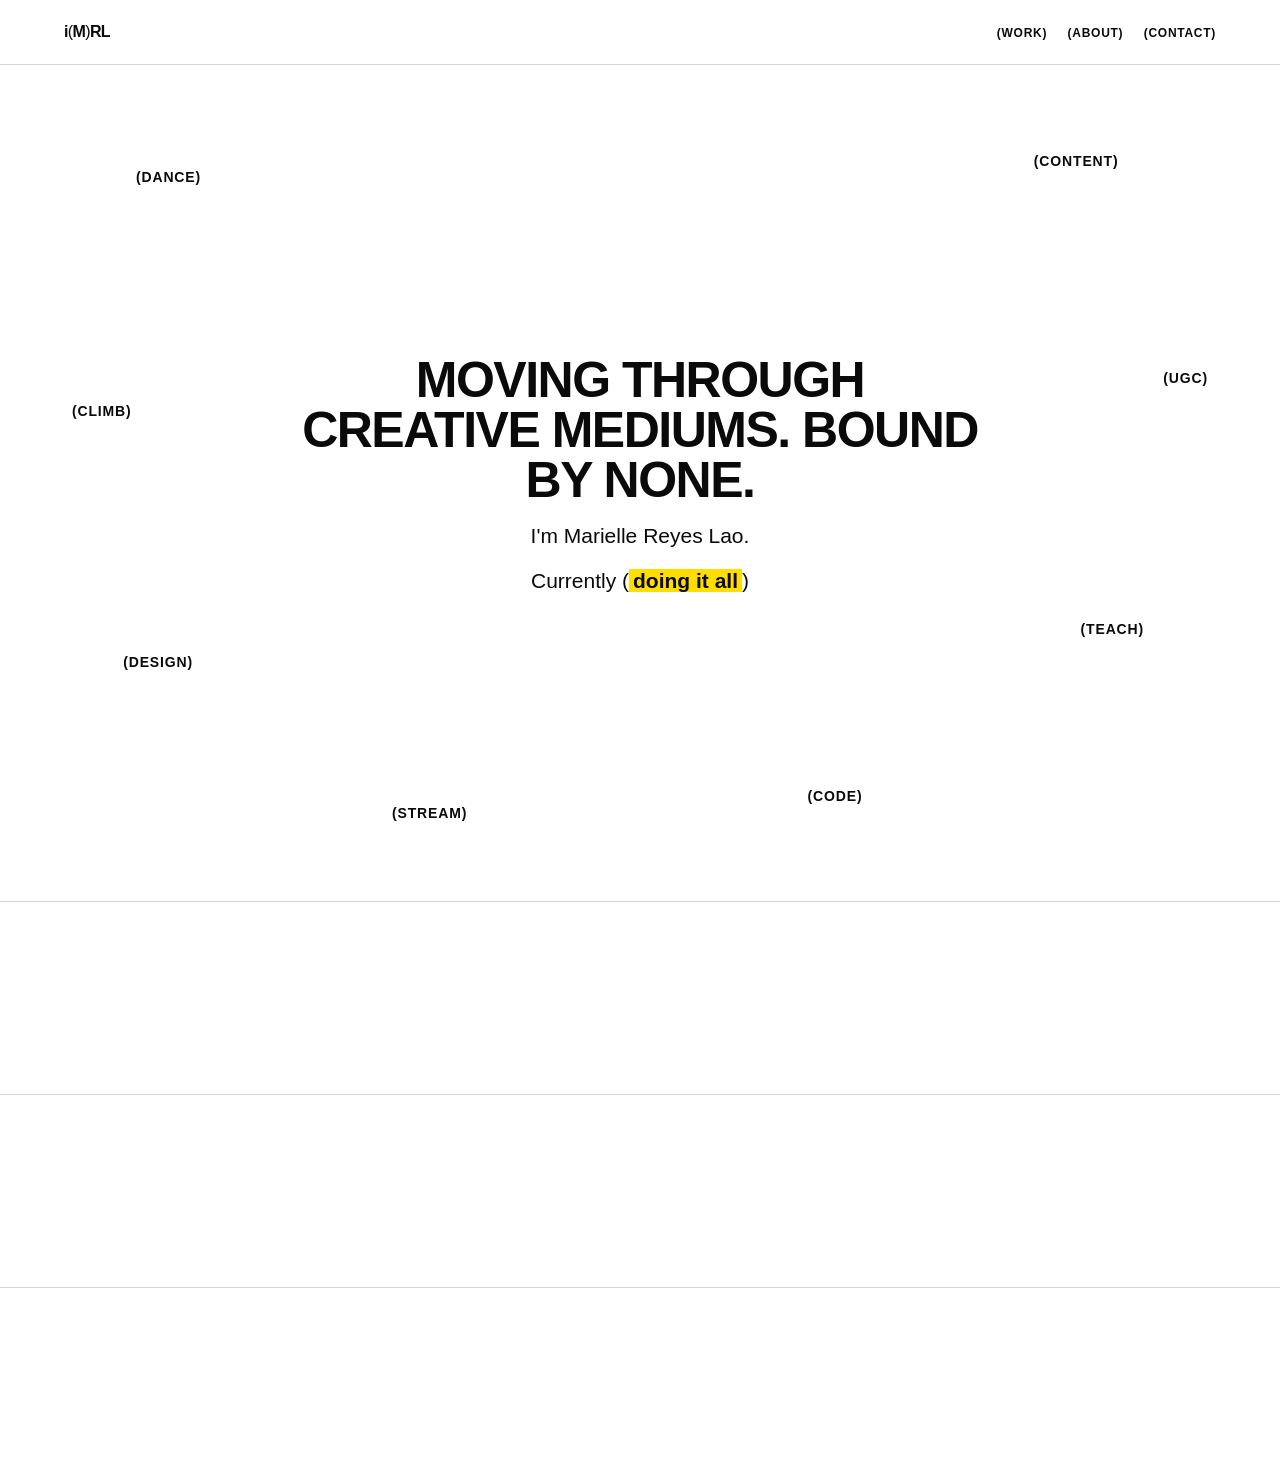
<file: index.html>
<!doctype html>
<html lang="en">
  <head>
    <meta charset="UTF-8" />
    <meta name="viewport" content="width=device-width, initial-scale=1" />
    <title>Marielle Reyes Lao | Portfolio</title>
    <link rel="stylesheet" href="css/styles.css" />
  </head>
  <body>
    <header>
      <div class="container">
        <a class="logo" href="index.html">i<span>(</span>M<span>)</span>RL</a>
        <div class="menu">
          <a href="index.html#work">(Work)</a>
          <a href="index.html#about">(About)</a>
          <a href="index.html#contact">(Contact)</a>
        </div>
      </div>
    </header>

    <!-- HERO // -->
    <!-- grey background is a placeholder for the video -->
    <section class="hero">
      <div class="hero-text">
        <h1>Moving through creative mediums. Bound by none.</h1>
        <p class="big-text">I'm Marielle Reyes Lao.</p>
        <p class="big-text">
          Currently
          <span class="slot"
            >(<b id="current" class="highlight" aria-live="polite"
              >doing it all</b
            >)</span
          >
        </p>
      </div>

      <div class="hero-words">
        <button
          class="hero-word"
          data-doing="dancing @ Imagine One Dance Studios"
          style="top: 12%; left: 10%"
        >
          (Dance)
        </button>
        <button
          class="hero-word"
          data-doing="climbing V3s @ HIVE"
          style="top: 40%; left: 5%"
        >
          (Climb)
        </button>
        <button
          class="hero-word"
          data-doing="a design coord @ Imagine One Dance Studios"
          style="top: 70%; left: 9%"
        >
          (Design)
        </button>
        <button
          class="hero-word"
          data-doing="streaming on Twitch.tv/mariellerl"
          style="top: 88%; left: 30%"
        >
          (Stream)
        </button>
        <button
          class="hero-word"
          data-doing="making content for my personal brand"
          style="top: 10%; right: 12%"
        >
          (Content)
        </button>
        <button
          class="hero-word"
          data-doing="filming UGC for brands like"
          style="top: 36%; right: 5%"
        >
          (UGC)
        </button>
        <button
          class="hero-word"
          data-doing="teaching coding & AI workshop w/ UTG Academy"
          style="top: 66%; right: 10%"
        >
          (Teach)
        </button>
        <button
          class="hero-word"
          data-doing="coding games, systems, and websites"
          style="top: 86%; right: 32%"
        >
          (Code)
        </button>
      </div>
    </section>
    <!-- // HERO -->

    <!-- WORKS -->
    <section id="works"></section>
    <!-- WORKS -->

    <!-- ABOUT -->
    <section id="about"></section>
    <!-- ABOUT -->

    <!-- CONTACT -->
    <section id="contact"></section>
    <!-- CONTACT -->

    <script src="js/hero.js"></script>
  </body>
</html>
</file>
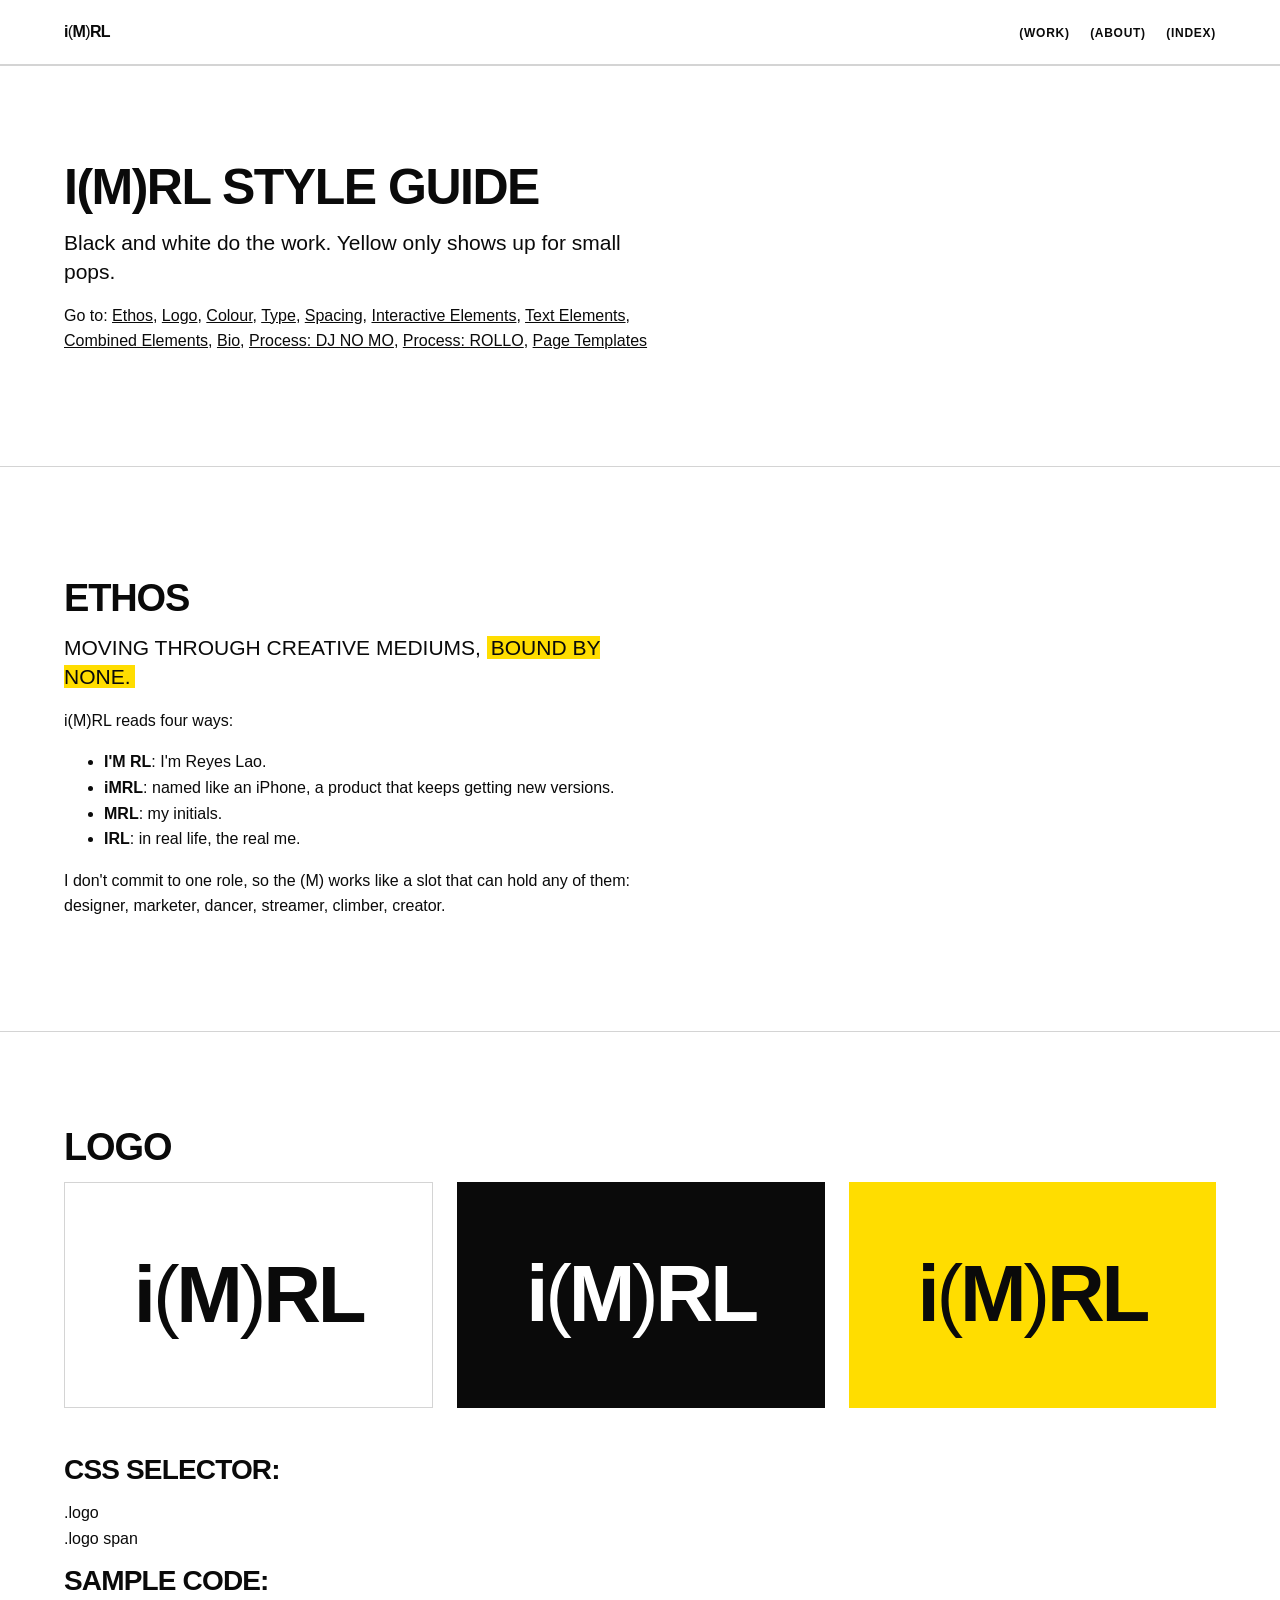
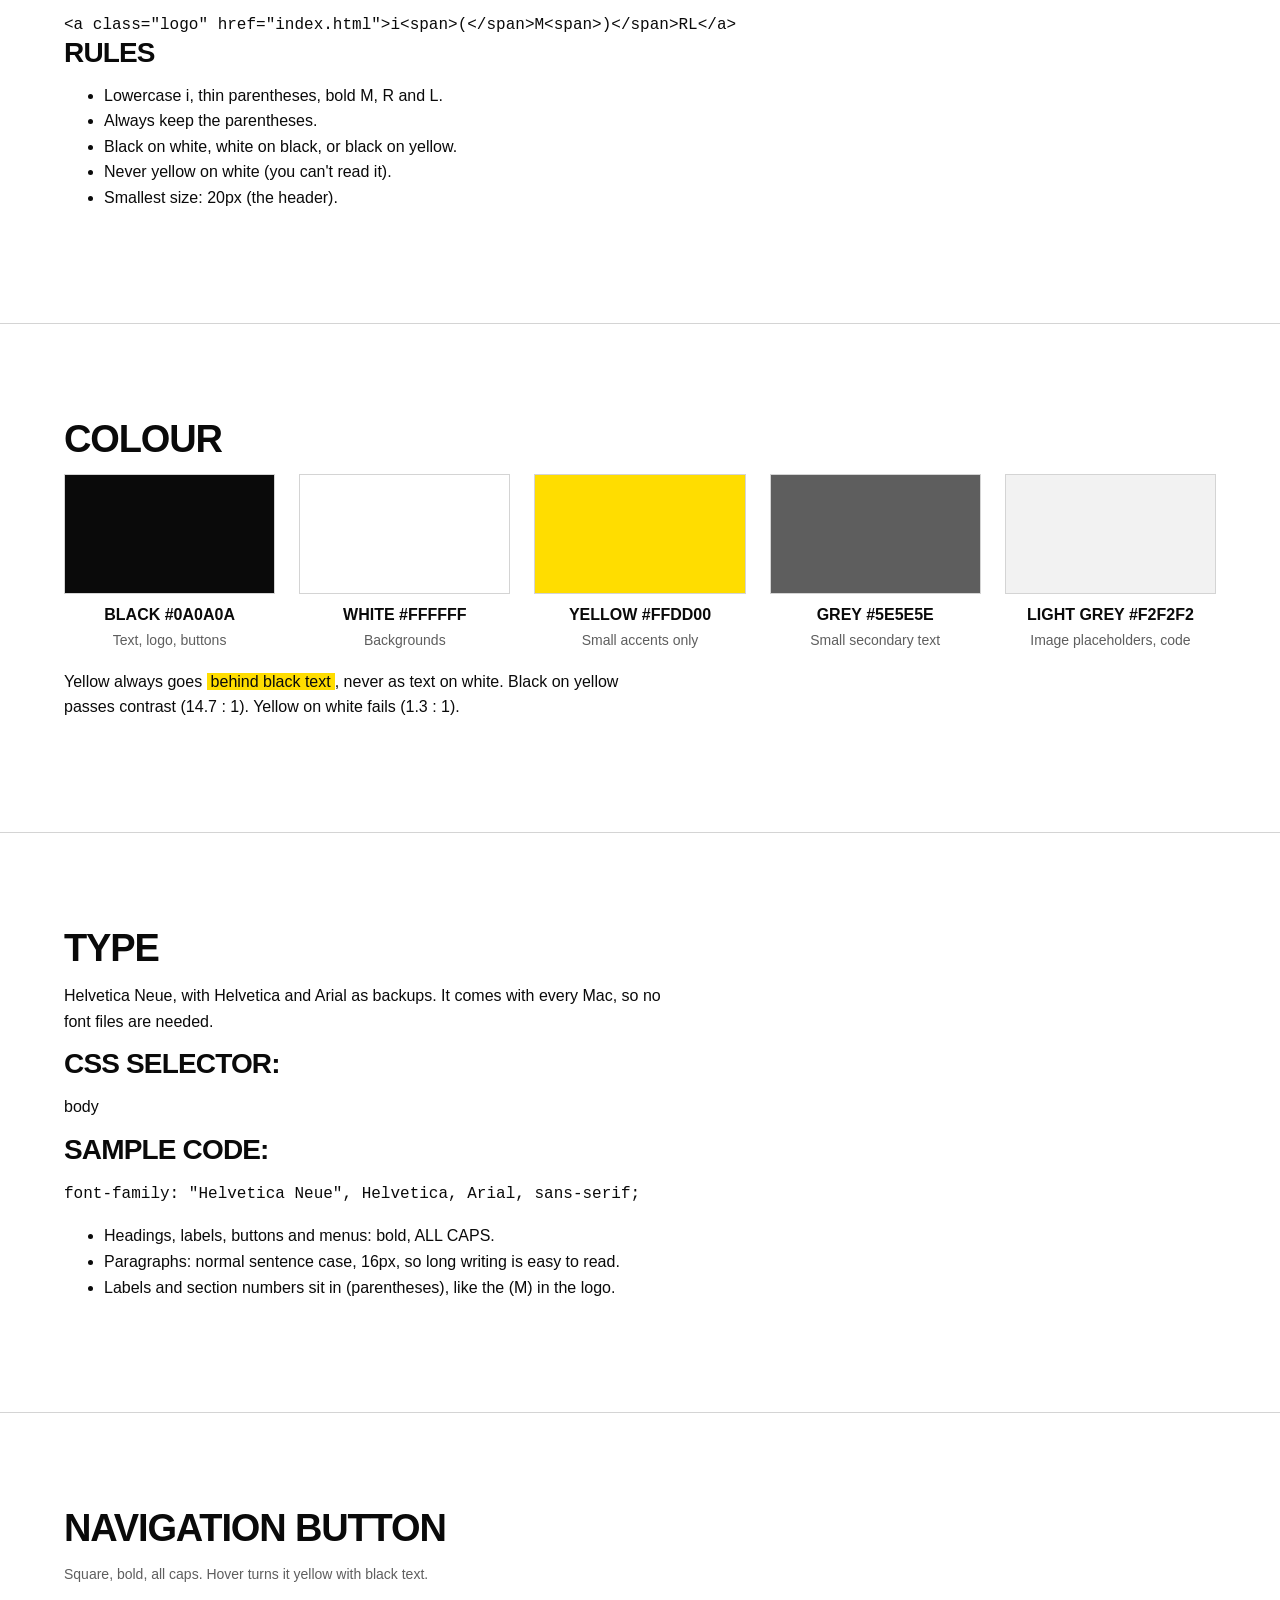
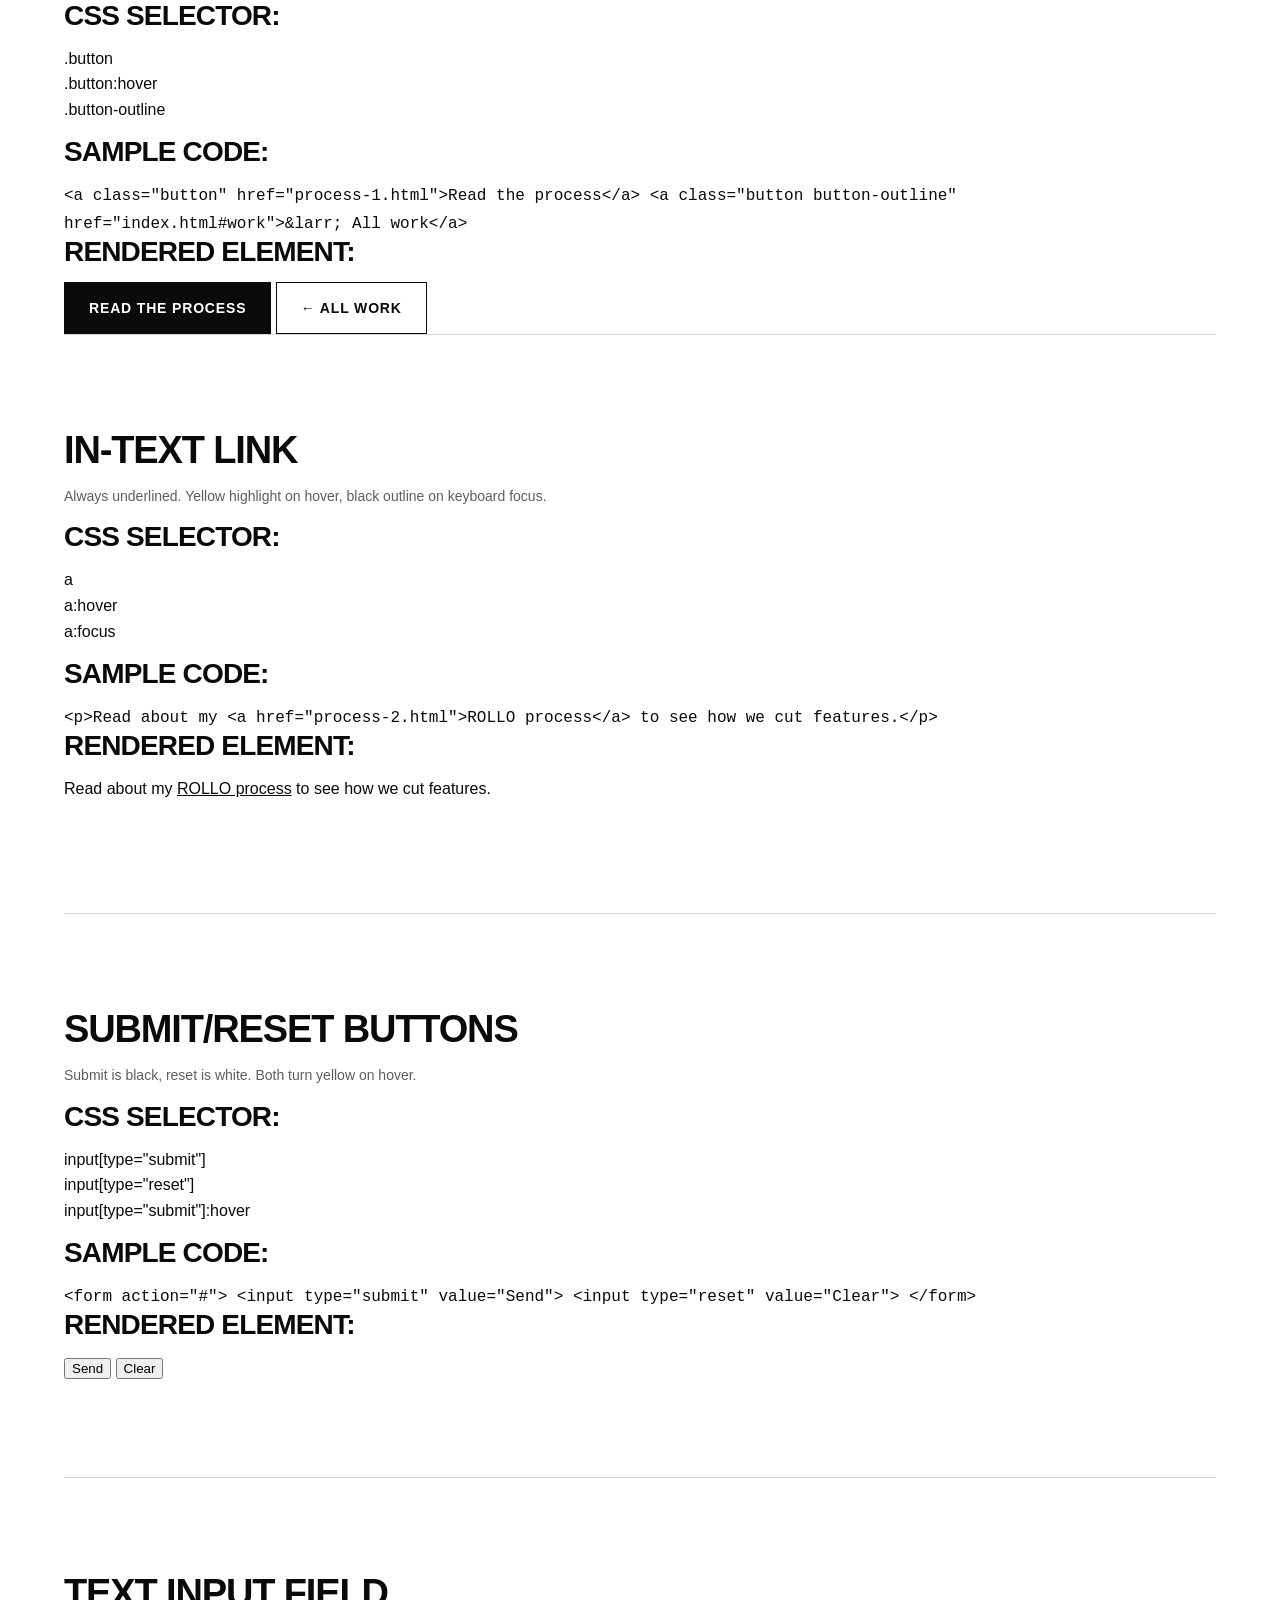
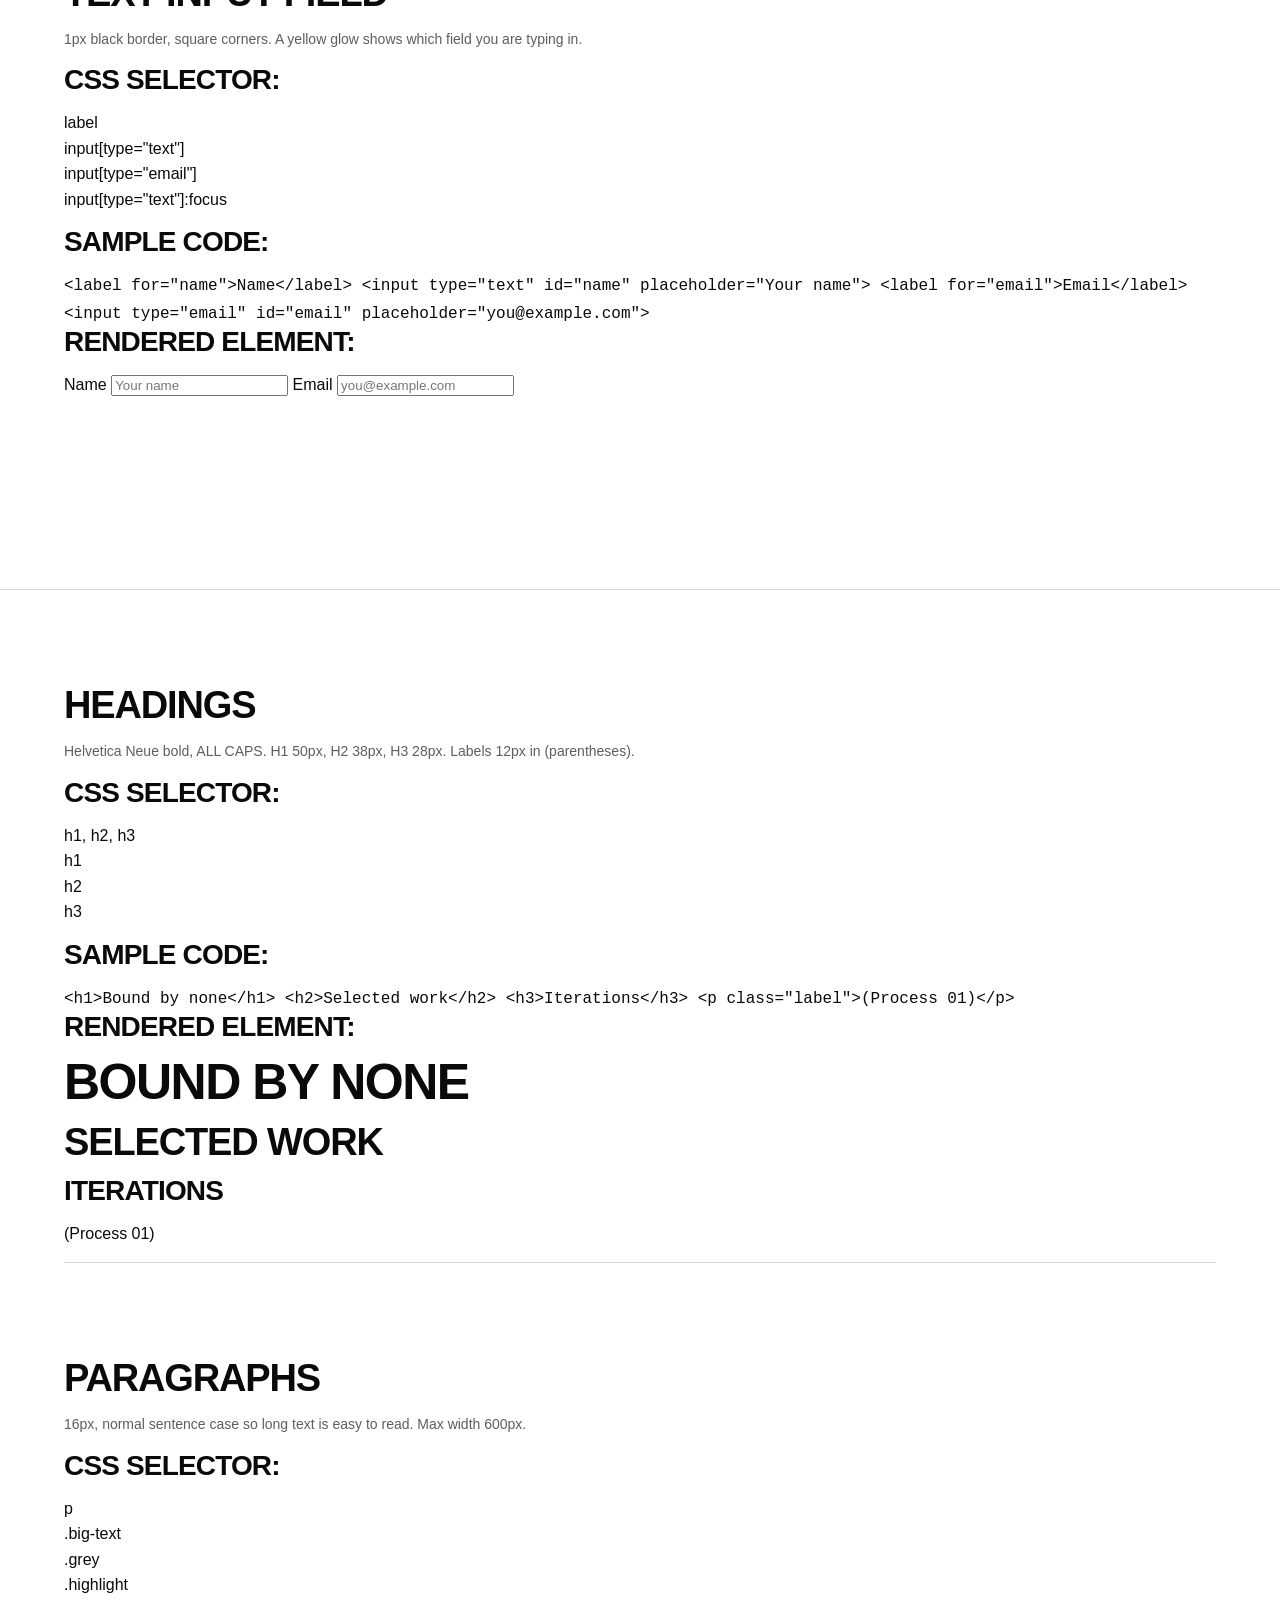
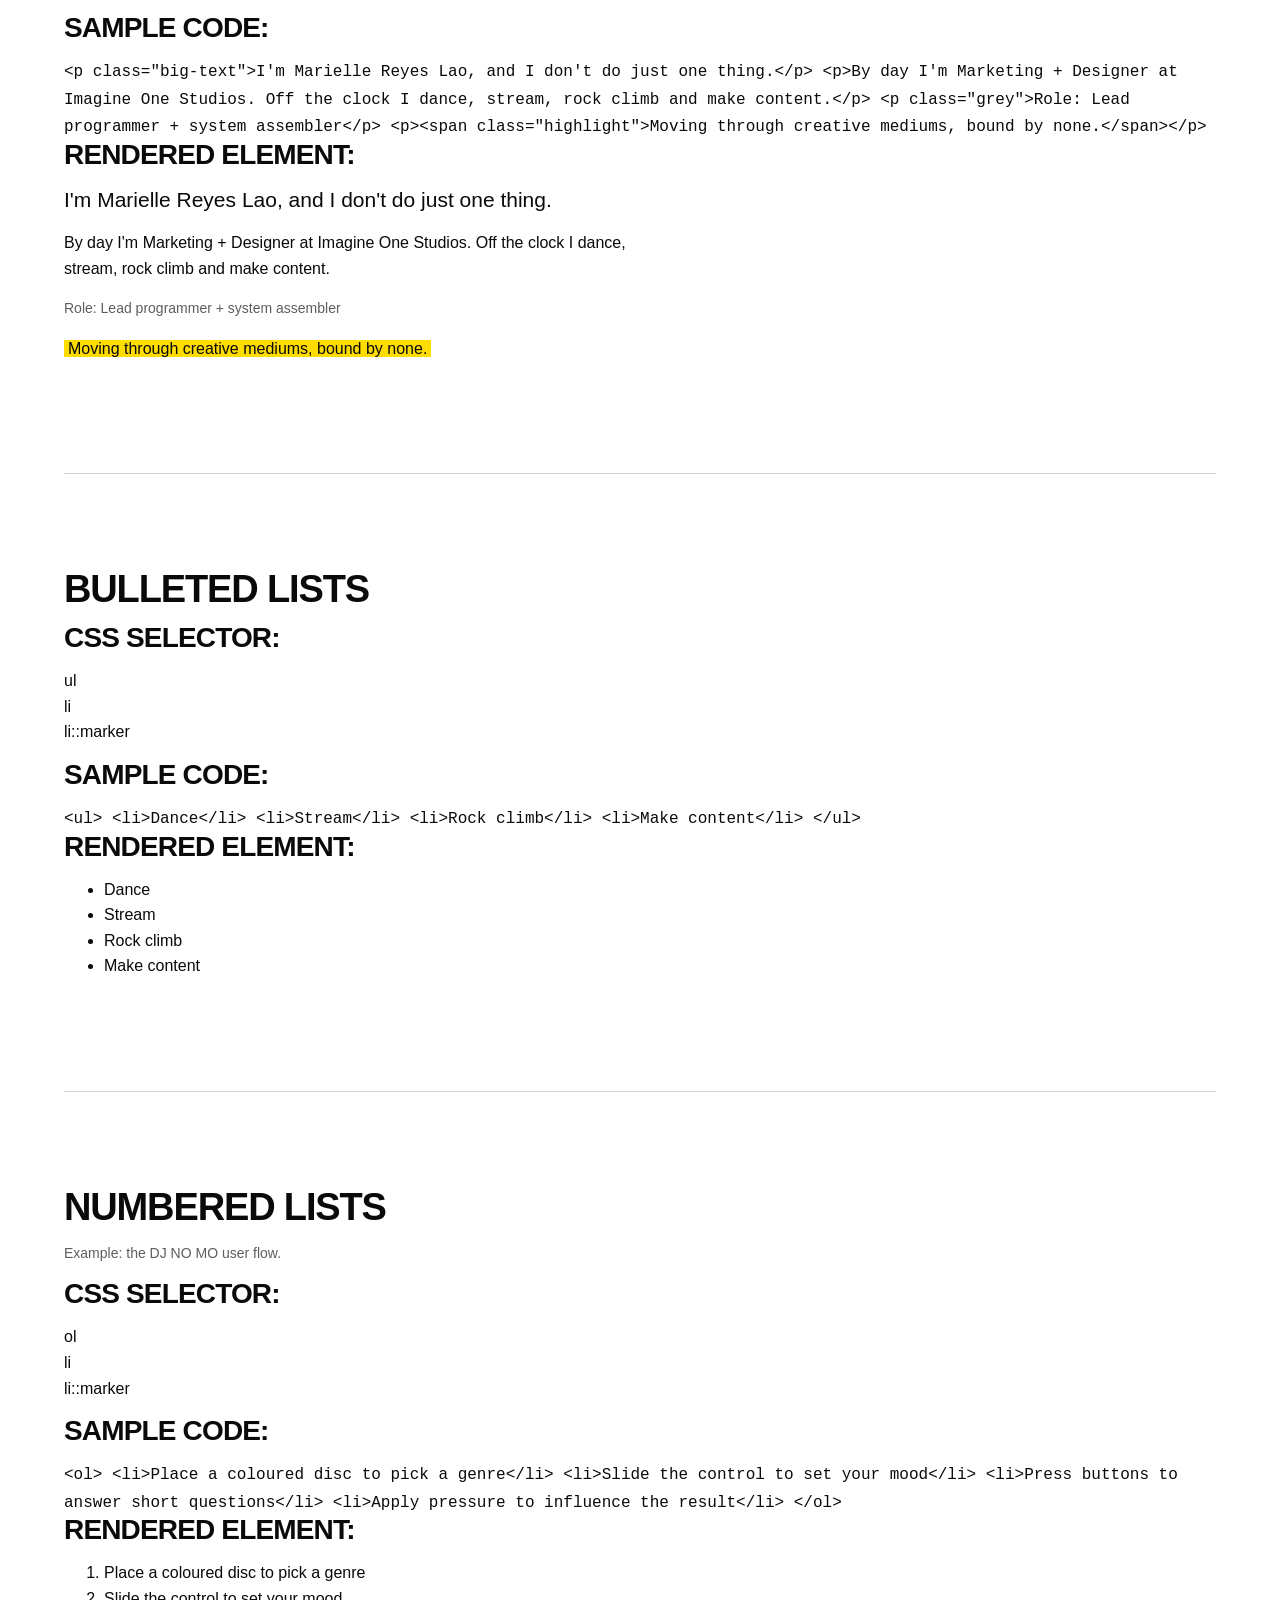
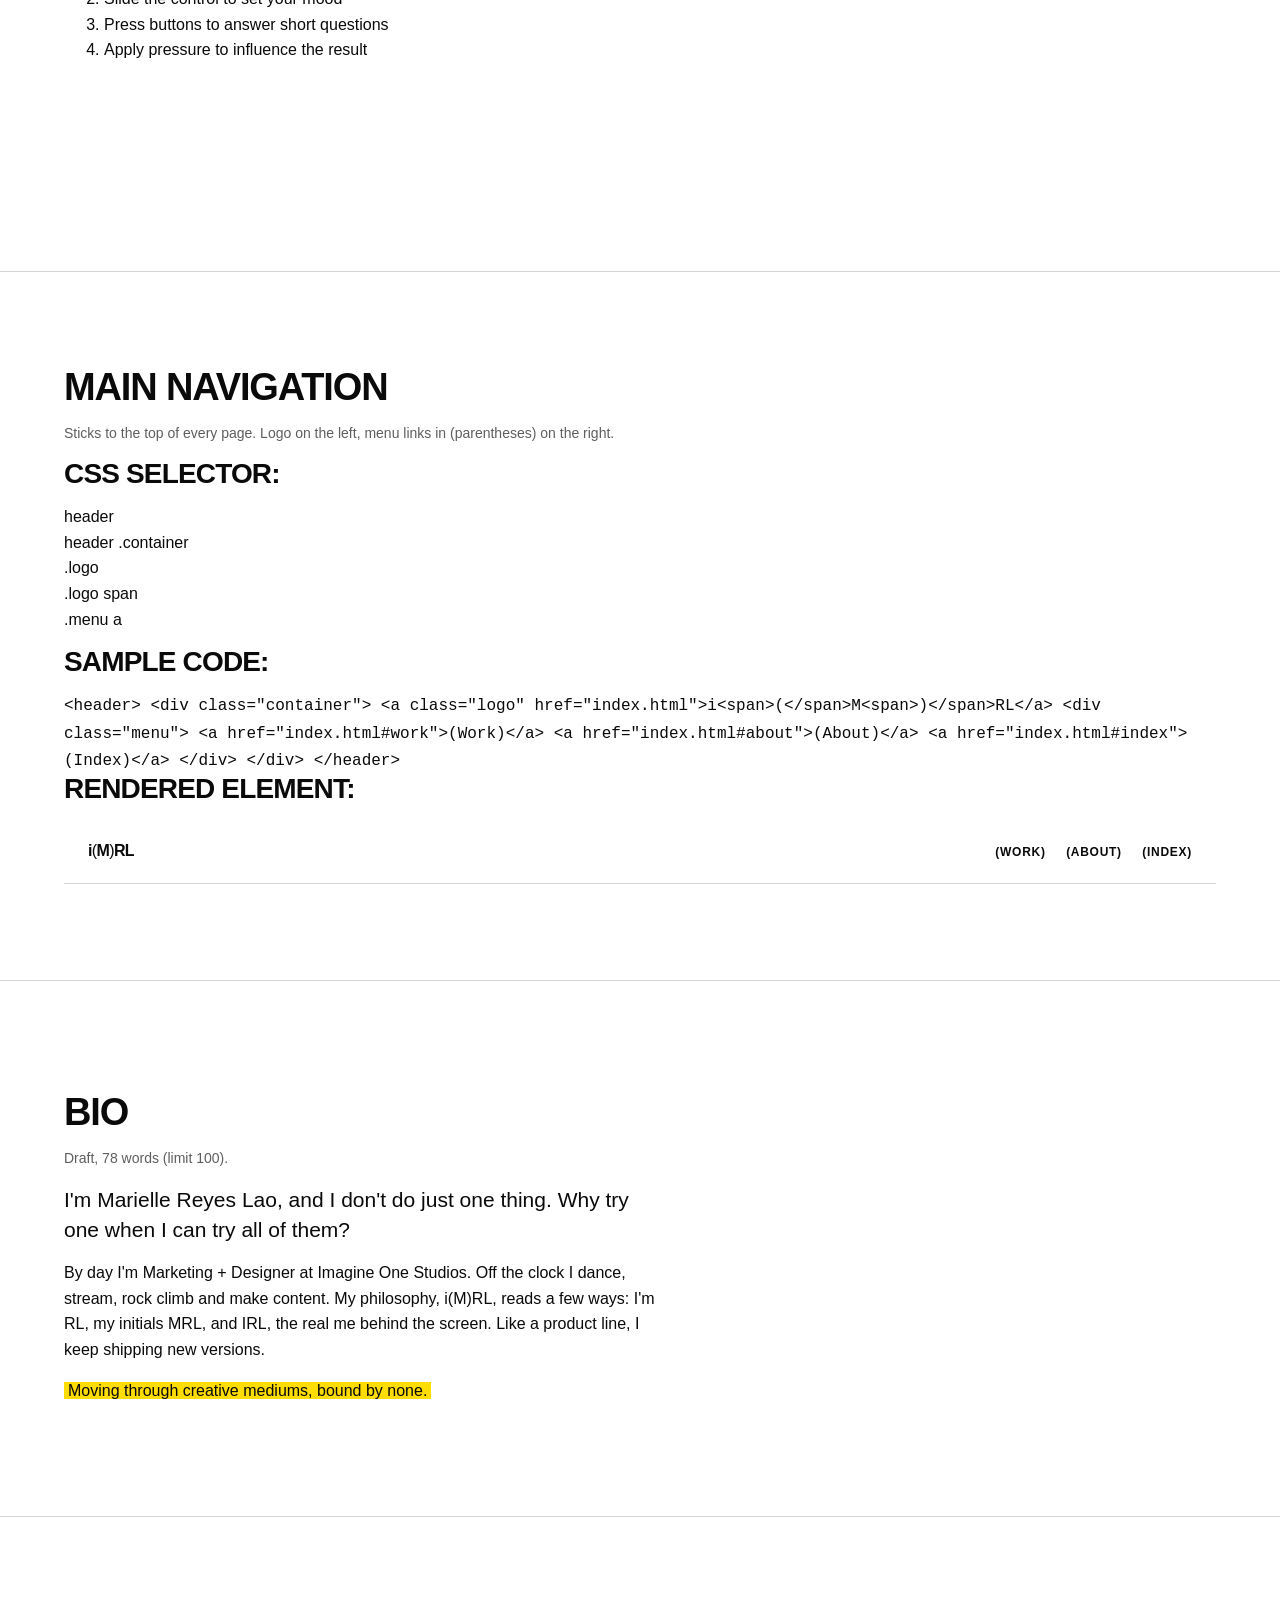
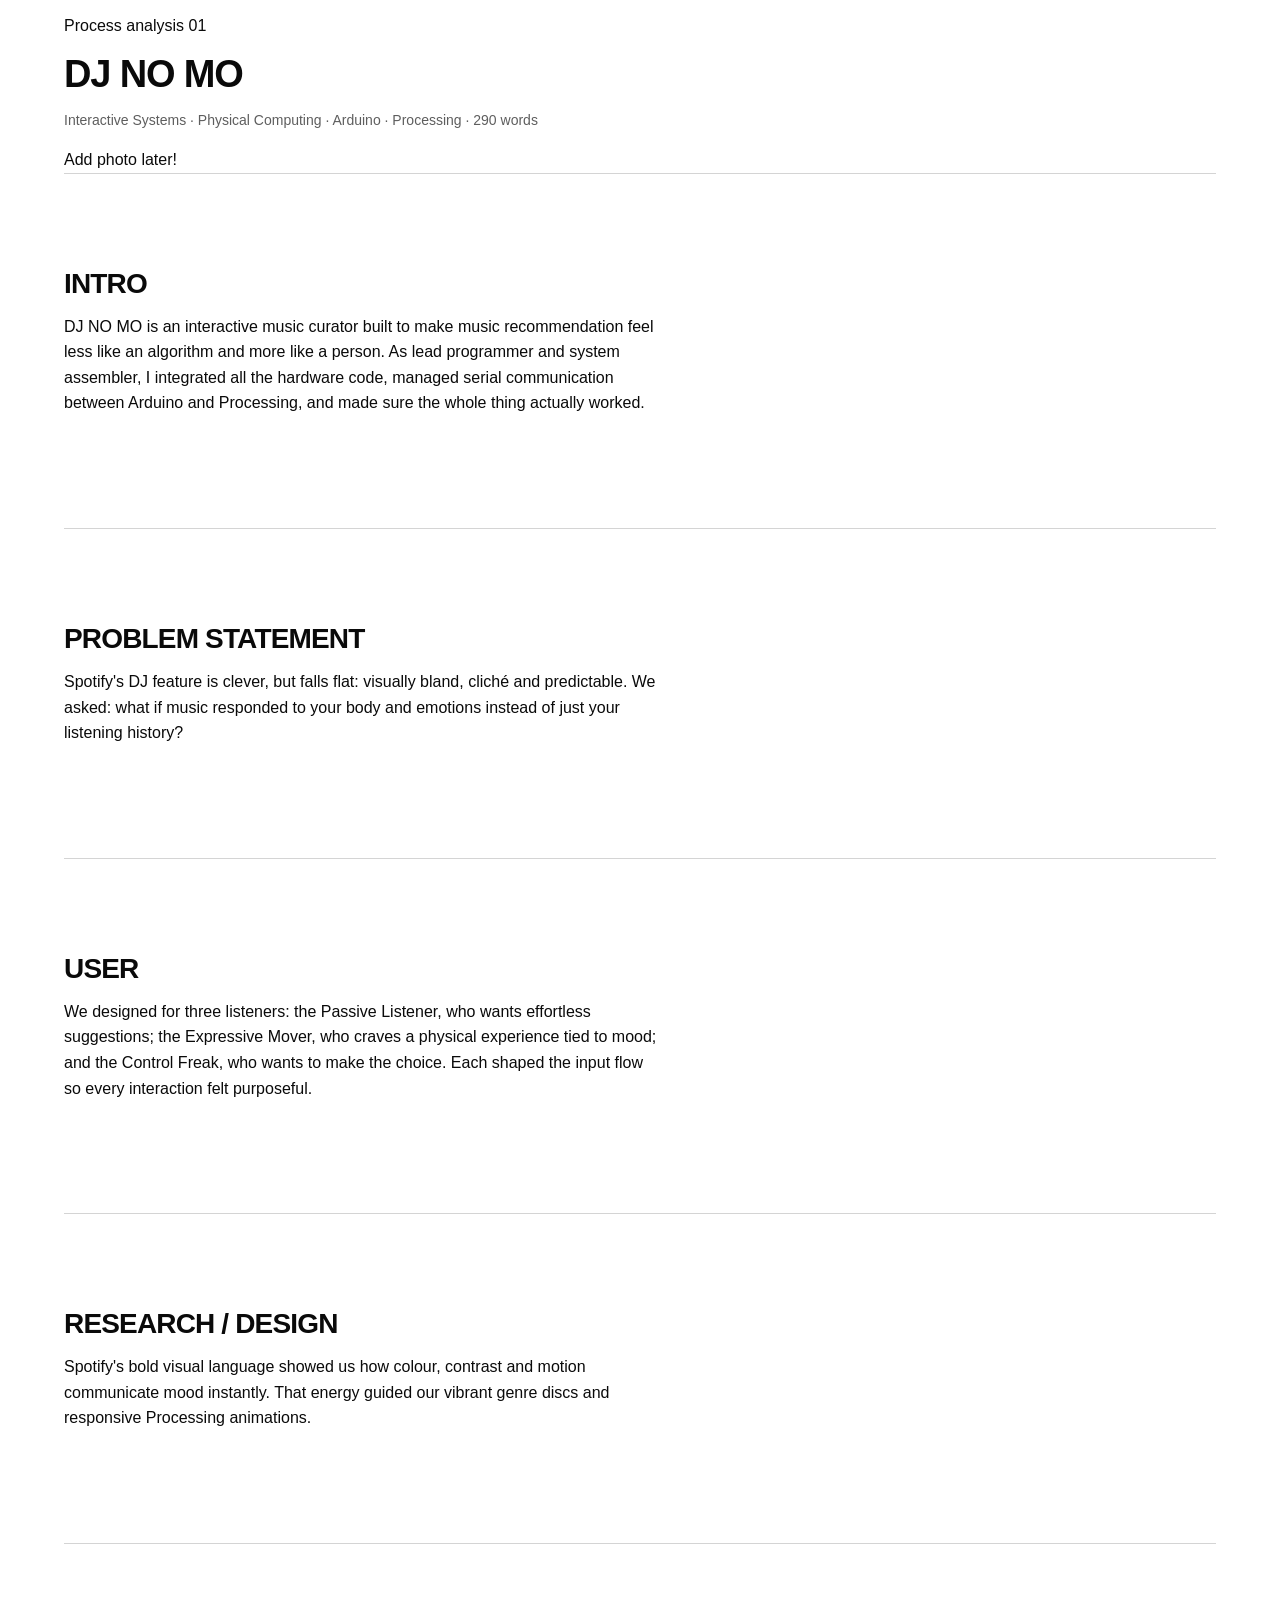
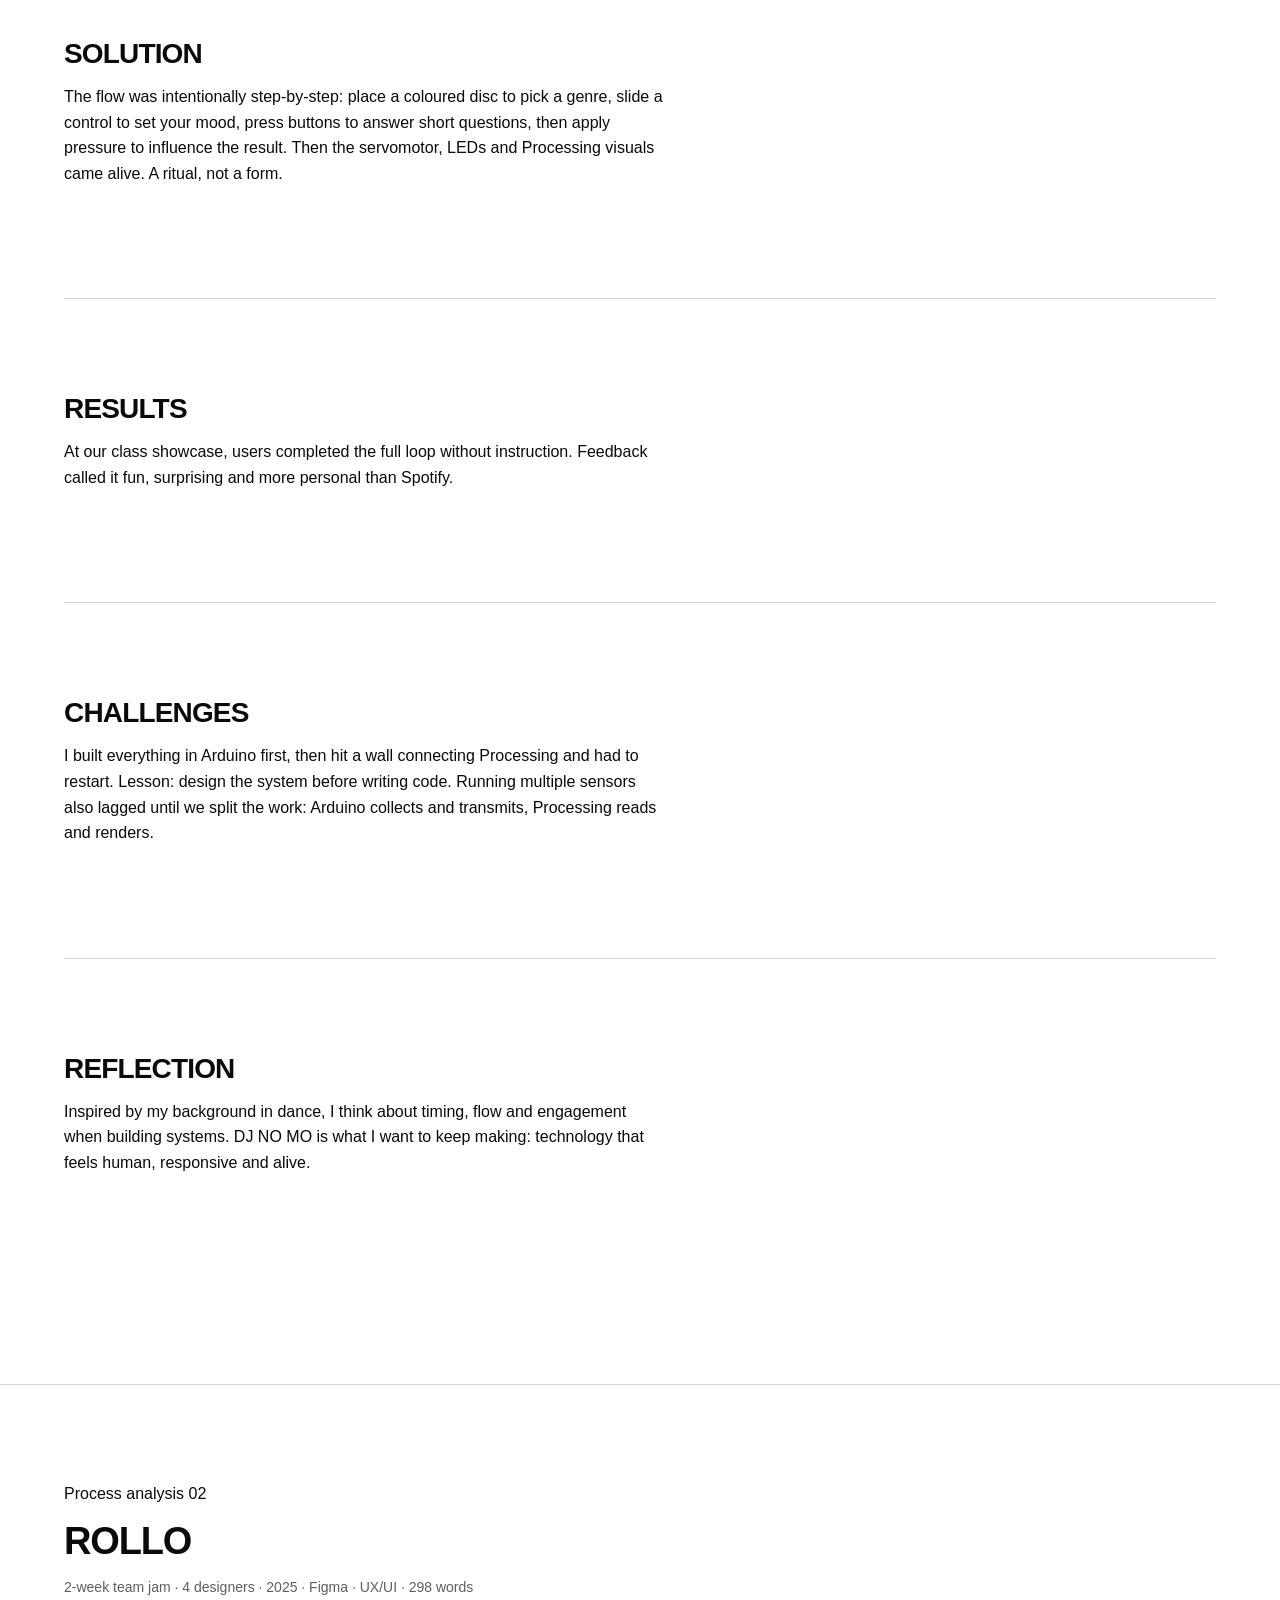
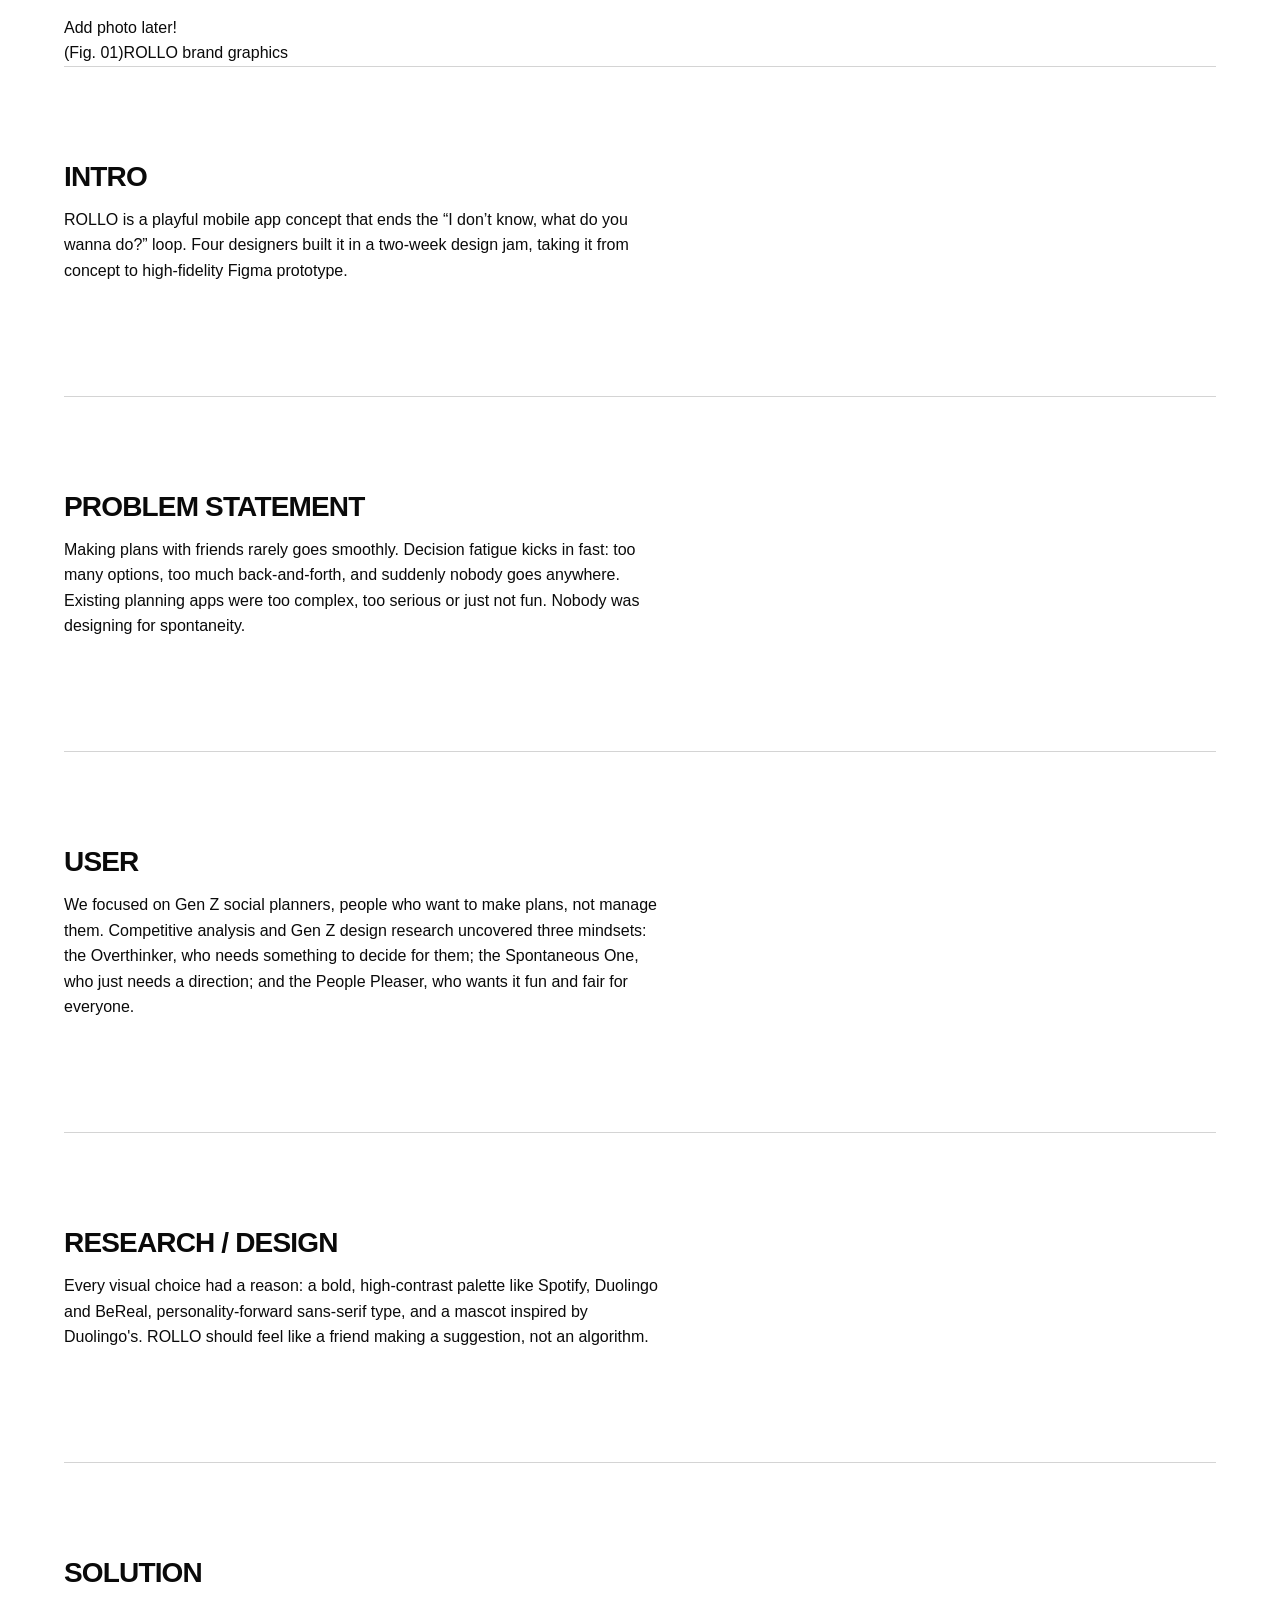
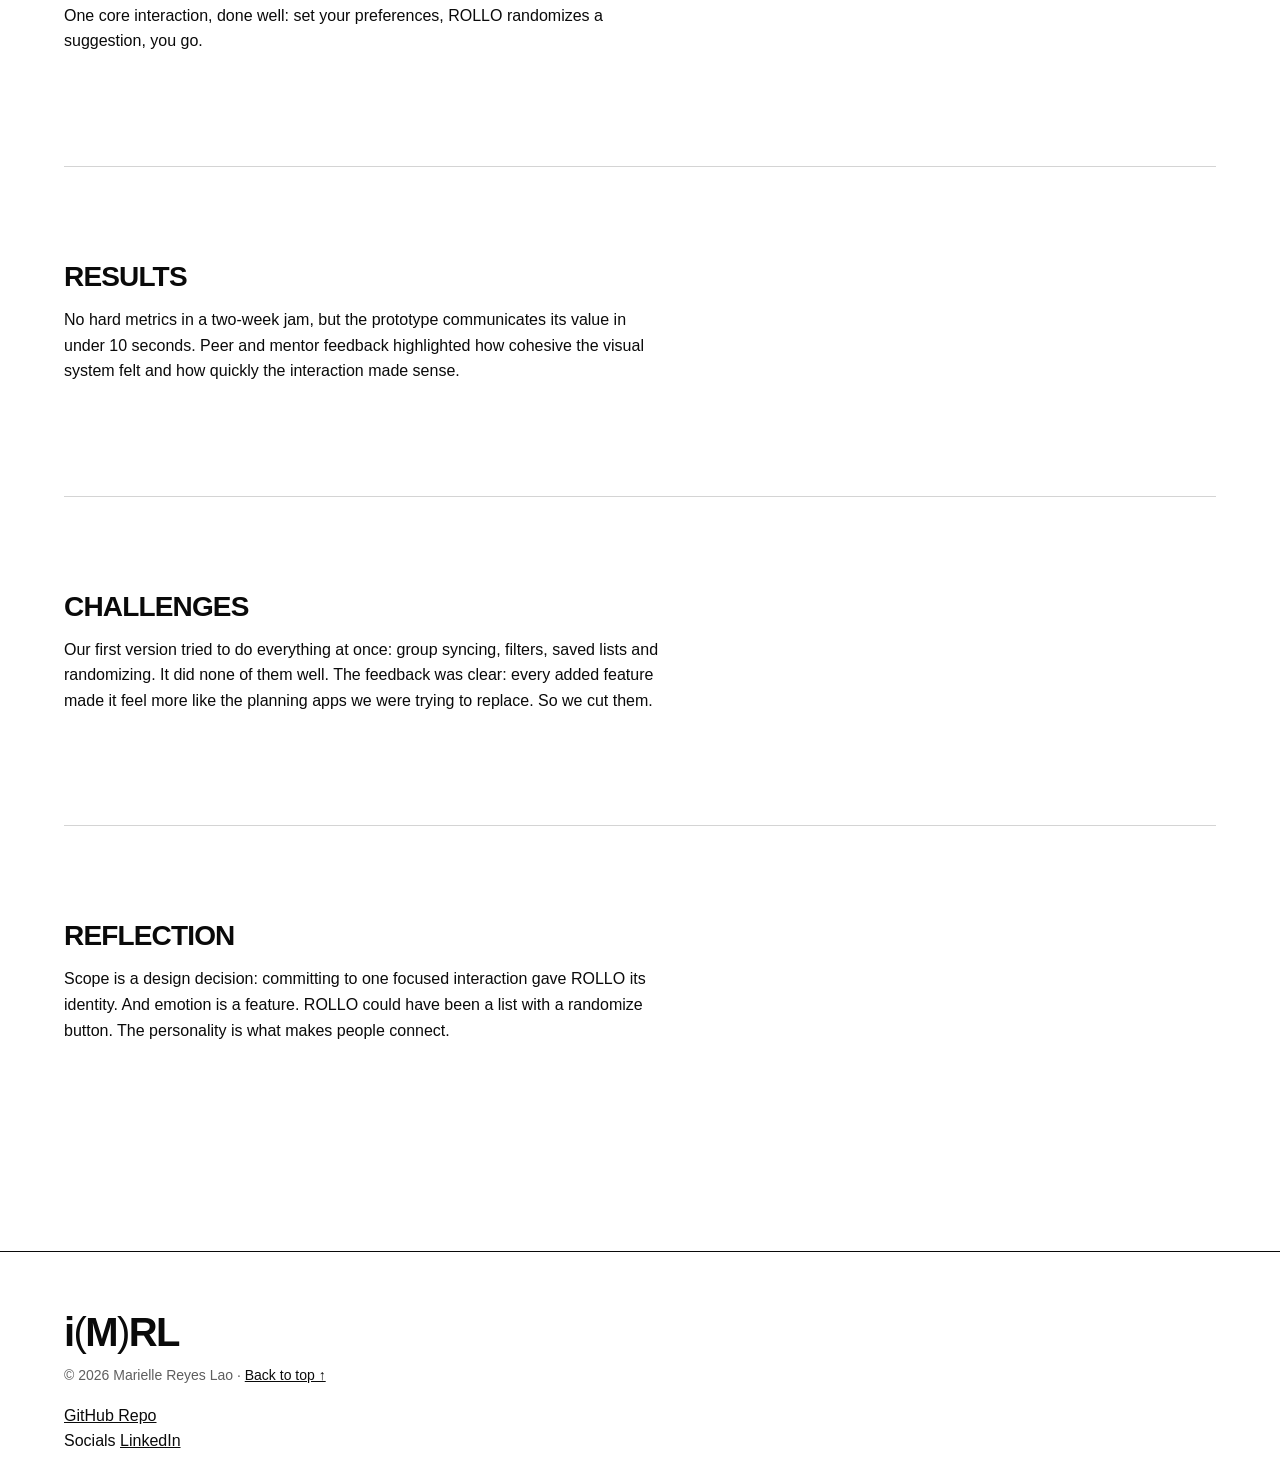
<file: styleguide.html>
<!doctype html>
<html lang="en">
  <head>
    <meta charset="UTF-8" />
    <meta name="viewport" content="width=device-width, initial-scale=1" />
    <title>Style Guide | i(M)RL</title>
    <link rel="stylesheet" href="css/styles.css" />
  </head>
  <body>
    <header>
      <div class="container">
        <a class="logo" href="index.html">i<span>(</span>M<span>)</span>RL</a>
        <div class="menu">
          <a href="index.html#work">(Work)</a>
          <a href="index.html#about">(About)</a>
          <a href="index.html#index">(Index)</a>
        </div>
      </div>
    </header>
    <section>
    <div class="container">
      <h1>i(M)RL Style Guide</h1>
      <p class="big-text">
        Black and white do the work. Yellow only shows up for small pops.
      </p>

      <nav>
        <p>
          Go to:
          <a href="#ethos">Ethos</a>, <a href="#logo">Logo</a>,
          <a href="#colour">Colour</a>, <a href="#type">Type</a>,
          <a href="#spacing">Spacing</a>,
          <a href="#interactive_elements">Interactive Elements</a>,
          <a href="#text_elements">Text Elements</a>,
          <a href="#combined_elements">Combined Elements</a>,
          <a href="#bio">Bio</a>, <a href="#process_1">Process: DJ NO MO</a>,
          <a href="#process_2">Process: ROLLO</a>,
          <a href="#templates">Page Templates</a>
        </p>
      </nav>
    </div>
    </section>

    <!-- ETHOS // -->
    <section id="ethos">
      <div class="container">
        <p class="label"></p>
        <h2>Ethos</h2>
        <p class="big-text">
          MOVING THROUGH CREATIVE MEDIUMS,
          <span class="highlight">BOUND BY NONE.</span>
        </p>
        <p>i(M)RL reads four ways:</p>
        <ul>
          <li><b>I'M RL</b>: I'm Reyes Lao.</li>
          <li>
            <b>iMRL</b>: named like an iPhone, a product that keeps getting new
            versions.
          </li>
          <li><b>MRL</b>: my initials.</li>
          <li><b>IRL</b>: in real life, the real me.</li>
        </ul>
        <p>
          I don't commit to one role, so the (M) works like a slot that can hold
          any of them: designer, marketer, dancer, streamer, climber, creator.
        </p>
      </div>
    </section>

    <!-- LOGO // -->
    <section id="logo">
      <div class="container">
        <h2>Logo</h2>

        <div class="row">
          <div class="col" style="border: 1px solid #d4d4d4; padding: 48px">
            <div class="logo" style="font-size: 80px">
              i<span>(</span>M<span>)</span>RL
            </div>
          </div>
          <div class="col" style="background: #0a0a0a; padding: 48px">
            <div class="logo" style="font-size: 80px; color: #ffffff">
              i<span>(</span>M<span>)</span>RL
            </div>
          </div>
          <div class="col" style="background: #ffdd00; padding: 48px">
            <div class="logo" style="font-size: 80px">
              i<span>(</span>M<span>)</span>RL
            </div>
          </div>
        </div>

        <h3 style="margin-top: 48px">CSS selector:</h3>
        <p>
          <span class="selector">.logo</span><br /><span class="selector"
            >.logo span</span
          >
        </p>
        <h3>Sample code:</h3>
        <code
          >&lt;a class="logo"
          href="index.html"&gt;i&lt;span&gt;(&lt;/span&gt;M&lt;span&gt;)&lt;/span&gt;RL&lt;/a&gt;</code
        >

        <h3>Rules</h3>
        <ul>
          <li>Lowercase i, thin parentheses, bold M, R and L.</li>
          <li>Always keep the parentheses.</li>
          <li>Black on white, white on black, or black on yellow.</li>
          <li>Never yellow on white (you can't read it).</li>
          <li>Smallest size: 20px (the header).</li>
        </ul>
      </div>
    </section>

    <!-- COLOUR // -->
    <section id="colour">
      <div class="container">
        <h2>Colour</h2>

        <div class="row">
          <div class="col">
            <div class="swatch" style="background: #0a0a0a"></div>
            <p>
              <b>BLACK #0A0A0A</b><br /><span class="grey"
                >Text, logo, buttons</span
              >
            </p>
          </div>
          <div class="col">
            <div class="swatch" style="background: #ffffff"></div>
            <p>
              <b>WHITE #FFFFFF</b><br /><span class="grey">Backgrounds</span>
            </p>
          </div>
          <div class="col">
            <div class="swatch" style="background: #ffdd00"></div>
            <p>
              <b>YELLOW #FFDD00</b><br /><span class="grey"
                >Small accents only</span
              >
            </p>
          </div>
          <div class="col">
            <div class="swatch" style="background: #5e5e5e"></div>
            <p>
              <b>GREY #5E5E5E</b><br /><span class="grey"
                >Small secondary text</span
              >
            </p>
          </div>
          <div class="col">
            <div class="swatch" style="background: #f2f2f2"></div>
            <p>
              <b>LIGHT GREY #F2F2F2</b><br /><span class="grey"
                >Image placeholders, code</span
              >
            </p>
          </div>
        </div>

        <p>
          Yellow always goes <span class="highlight">behind black text</span>,
          never as text on white. Black on yellow passes contrast (14.7 : 1).
          Yellow on white fails (1.3 : 1).
        </p>
      </div>
    </section>

    <!-- TYPE // -->
    <section id="type">
      <div class="container">
        <h2>Type</h2>
        <p>
          Helvetica Neue, with Helvetica and Arial as backups. It comes with
          every Mac, so no font files are needed.
        </p>

        <h3>CSS selector:</h3>
        <p><span class="selector">body</span></p>
        <h3>Sample code:</h3>
        <code
          >font-family: "Helvetica Neue", Helvetica, Arial, sans-serif;</code
        >

        <ul>
          <li>Headings, labels, buttons and menus: bold, ALL CAPS.</li>
          <li>
            Paragraphs: normal sentence case, 16px, so long writing is easy to
            read.
          </li>
          <li>
            Labels and section numbers sit in (parentheses), like the (M) in the
            logo.
          </li>
        </ul>
      </div>
    </section>

    <!-- INTERACTIVE ELEMENTS SECTION // -->
    <section id="interactive_elements">
      <div class="container">

          <h2>Navigation Button</h2>
          <p class="grey">
            Square, bold, all caps. Hover turns it yellow with black text.
          </p>

          <h3>CSS selector:</h3>
          <p>
            <span class="selector">.button</span><br />
            <span class="selector">.button:hover</span><br />
            <span class="selector">.button-outline</span>
          </p>

          <h3>Sample code:</h3>
          <code
            >&lt;a class="button" href="process-1.html"&gt;Read the
            process&lt;/a&gt; &lt;a class="button button-outline"
            href="index.html#work"&gt;&amp;larr; All work&lt;/a&gt;</code
          >

          <h3>Rendered element:</h3>
          <a class="button" href="process-1.html">Read the process</a>
          <a class="button button-outline" href="index.html#work"
            >&larr; All work</a>


        <section>
          <h2>In-text link</h2>
          <p class="grey">
            Always underlined. Yellow highlight on hover, black outline on
            keyboard focus.
          </p>

          <h3>CSS selector:</h3>
          <p>
            <span class="selector">a</span><br />
            <span class="selector">a:hover</span><br />
            <span class="selector">a:focus</span>
          </p>

          <h3>Sample code:</h3>
          <code
            >&lt;p&gt;Read about my &lt;a href="process-2.html"&gt;ROLLO
            process&lt;/a&gt; to see how we cut features.&lt;/p&gt;</code
          >

          <h3>Rendered element:</h3>
          <p>
            Read about my <a href="process-2.html">ROLLO process</a> to see how
            we cut features.
          </p>
        </section>

        <section>
          <h2>Submit/Reset Buttons</h2>
          <p class="grey">
            Submit is black, reset is white. Both turn yellow on hover.
          </p>

          <h3>CSS selector:</h3>
          <p>
            <span class="selector">input[type="submit"]</span><br />
            <span class="selector">input[type="reset"]</span><br />
            <span class="selector">input[type="submit"]:hover</span>
          </p>

          <h3>Sample code:</h3>
          <code
            >&lt;form action="#"&gt; &lt;input type="submit" value="Send"&gt;
            &lt;input type="reset" value="Clear"&gt; &lt;/form&gt;</code
          >

          <h3>Rendered element:</h3>
          <form action="#">
            <input type="submit" value="Send" />
            <input type="reset" value="Clear" />
          </form>
        </section>

        <section>
          <h2>Text Input Field</h2>
          <p class="grey">
            1px black border, square corners. A yellow glow shows which field
            you are typing in.
          </p>

          <h3>CSS selector:</h3>
          <p>
            <span class="selector">label</span><br />
            <span class="selector">input[type="text"]</span><br />
            <span class="selector">input[type="email"]</span><br />
            <span class="selector">input[type="text"]:focus</span>
          </p>

          <h3>Sample code:</h3>
          <code
            >&lt;label for="name"&gt;Name&lt;/label&gt; &lt;input type="text"
            id="name" placeholder="Your name"&gt; &lt;label
            for="email"&gt;Email&lt;/label&gt; &lt;input type="email" id="email"
            placeholder="you@example.com"&gt;</code
          >

          <h3>Rendered element:</h3>
          <label for="name">Name</label>
          <input type="text" id="name" placeholder="Your name" />

          <label for="email">Email</label>
          <input type="email" id="email" placeholder="you@example.com" />
        </section>
      </div>
    </section>
    <!-- // INTERACTIVE ELEMENTS SECTION -->

    <!-- TEXT ELEMENTS SECTION // -->
    <section id="text_elements">
      <div class="container">
          <h2>Headings</h2>
          <p class="grey">
            Helvetica Neue bold, ALL CAPS. H1 50px, H2 38px, H3 28px. Labels
            12px in (parentheses).
          </p>

          <h3>CSS selector:</h3>
          <p>
            <span class="selector">h1, h2, h3</span><br />
            <span class="selector">h1</span><br />
            <span class="selector">h2</span><br />
            <span class="selector">h3</span><br />
          </p>

          <h3>Sample code:</h3>
          <code
            >&lt;h1&gt;Bound by none&lt;/h1&gt; &lt;h2&gt;Selected
            work&lt;/h2&gt; &lt;h3&gt;Iterations&lt;/h3&gt; &lt;p
            class="label"&gt;(Process 01)&lt;/p&gt;</code
          >

          <h3>Rendered element:</h3>
          <h1>Bound by none</h1>
          <h2>Selected work</h2>
          <h3>Iterations</h3>
          <p class="label">(Process 01)</p>

        <section>
          <h2>Paragraphs</h2>
          <p class="grey">
            16px, normal sentence case so long text is easy to read. Max width
            600px.
          </p>

          <h3>CSS selector:</h3>
          <p>
            <span class="selector">p</span><br />
            <span class="selector">.big-text</span><br />
            <span class="selector">.grey</span><br />
            <span class="selector">.highlight</span>
          </p>

          <h3>Sample code:</h3>
          <code
            >&lt;p class="big-text"&gt;I'm Marielle Reyes Lao, and I don't do
            just one thing.&lt;/p&gt; &lt;p&gt;By day I'm Marketing + Designer
            at Imagine One Studios. Off the clock I dance, stream, rock climb
            and make content.&lt;/p&gt; &lt;p class="grey"&gt;Role: Lead
            programmer + system assembler&lt;/p&gt; &lt;p&gt;&lt;span
            class="highlight"&gt;Moving through creative mediums, bound by
            none.&lt;/span&gt;&lt;/p&gt;</code
          >

          <h3>Rendered element:</h3>
          <p class="big-text">
            I'm Marielle Reyes Lao, and I don't do just one thing.
          </p>
          <p>
            By day I'm Marketing + Designer at Imagine One Studios. Off the
            clock I dance, stream, rock climb and make content.
          </p>
          <p class="grey">Role: Lead programmer + system assembler</p>
          <p>
            <span class="highlight"
              >Moving through creative mediums, bound by none.</span
            >
          </p>
        </section>

        <section>
          <h2>Bulleted Lists</h2>
          <h3>CSS selector:</h3>
          <p>
            <span class="selector">ul</span><br />
            <span class="selector">li</span><br />
            <span class="selector">li::marker</span>
          </p>

          <h3>Sample code:</h3>
          <code
            >&lt;ul&gt; &lt;li&gt;Dance&lt;/li&gt; &lt;li&gt;Stream&lt;/li&gt;
            &lt;li&gt;Rock climb&lt;/li&gt; &lt;li&gt;Make content&lt;/li&gt;
            &lt;/ul&gt;</code
          >

          <h3>Rendered element:</h3>
          <ul>
            <li>Dance</li>
            <li>Stream</li>
            <li>Rock climb</li>
            <li>Make content</li>
          </ul>
        </section>

        <section>
          <h2>Numbered Lists</h2>
          <p class="grey">Example: the DJ NO MO user flow.</p>

          <h3>CSS selector:</h3>
          <p>
            <span class="selector">ol</span><br />
            <span class="selector">li</span><br />
            <span class="selector">li::marker</span>
          </p>

          <h3>Sample code:</h3>
          <code
            >&lt;ol&gt; &lt;li&gt;Place a coloured disc to pick a
            genre&lt;/li&gt; &lt;li&gt;Slide the control to set your
            mood&lt;/li&gt; &lt;li&gt;Press buttons to answer short
            questions&lt;/li&gt; &lt;li&gt;Apply pressure to influence the
            result&lt;/li&gt; &lt;/ol&gt;</code
          >

          <h3>Rendered element:</h3>
          <ol>
            <li>Place a coloured disc to pick a genre</li>
            <li>Slide the control to set your mood</li>
            <li>Press buttons to answer short questions</li>
            <li>Apply pressure to influence the result</li>
          </ol>
        </section>
      </div>
    </section>
    <!-- // TEXT ELEMENTS SECTION -->

    <!-- COMBINED ELEMENTS SECTION // -->
    <section id="combined_elements">
      <div class="container">

  
          <h2>Main Navigation</h2>
          <p class="grey">
            Sticks to the top of every page. Logo on the left, menu links in
            (parentheses) on the right.
          </p>

          <h3>CSS selector:</h3>
          <p>
            <span class="selector">header</span><br />
            <span class="selector">header .container</span><br />
            <span class="selector">.logo</span><br />
            <span class="selector">.logo span</span><br />
            <span class="selector">.menu a</span>
          </p>

          <h3>Sample code:</h3>
          <code
            >&lt;header&gt; &lt;div class="container"&gt; &lt;a class="logo"
            href="index.html"&gt;i&lt;span&gt;(&lt;/span&gt;M&lt;span&gt;)&lt;/span&gt;RL&lt;/a&gt;
            &lt;div class="menu"&gt; &lt;a
            href="index.html#work"&gt;(Work)&lt;/a&gt; &lt;a
            href="index.html#about"&gt;(About)&lt;/a&gt; &lt;a
            href="index.html#index"&gt;(Index)&lt;/a&gt; &lt;/div&gt;
            &lt;/div&gt; &lt;/header&gt;</code
          >

          <h3>Rendered element:</h3>
          <header>
            <div class="container">
              <a class="logo" href="index.html"
                >i<span>(</span>M<span>)</span>RL</a
              >
              <div class="menu">
                <a href="index.html#work">(Work)</a>
                <a href="index.html#about">(About)</a>
                <a href="index.html#index">(Index)</a>
              </div>
            </div>
          </header>
      </div>
    </section>

    <!-- // COMBINED ELEMENTS SECTION -->

    <!-- BIO // -->
    <section id="bio">
      <div class="container">
        <p class="label"></p>
        <h2>Bio</h2>
        <p class="grey">Draft, 78 words (limit 100).</p>

        <p class="big-text">
          I'm Marielle Reyes Lao, and I don't do just one thing. Why try one
          when I can try all of them?
        </p>
        <p>
          By day I'm Marketing + Designer at Imagine One Studios. Off the clock
          I dance, stream, rock climb and make content. My philosophy, i(M)RL,
          reads a few ways: I'm RL, my initials MRL, and IRL, the real me behind
          the screen. Like a product line, I keep shipping new versions.
        </p>
        <p>
          <span class="highlight"
            >Moving through creative mediums, bound by none.</span
          >
        </p>
      </div>
    </section>
    <!-- // BIO -->

    <!-- PROCESS ANALYSIS 1 // -->
    <section id="process_1">
      <div class="container">
        <p class="label"> Process analysis 01</p>
        <h2>DJ NO MO</h2>
        <p class="grey">
          Interactive Systems &middot; Physical Computing &middot; Arduino
          &middot; Processing &middot; 290 words
        </p>

        <div class="image-box">Add photo later!</div>
        <div class="caption">
        </div>

        <section>
          <h3>Intro</h3>
          <p>
            DJ NO MO is an interactive music curator built to make music
            recommendation feel less like an algorithm and more like a person.
            As lead programmer and system assembler, I integrated all the
            hardware code, managed serial communication between Arduino and
            Processing, and made sure the whole thing actually worked.
          </p>
        </section>

        <section>
          <h3>Problem Statement</h3>
          <p>
            Spotify's DJ feature is clever, but falls flat: visually bland,
            cliché and predictable. We asked: what if music responded to your
            body and emotions instead of just your listening history?
          </p>
        </section>

        <section>
          <h3>User</h3>
          <p>
            We designed for three listeners: the Passive Listener, who wants
            effortless suggestions; the Expressive Mover, who craves a physical
            experience tied to mood; and the Control Freak, who wants to make
            the choice. Each shaped the input flow so every interaction felt
            purposeful.
          </p>
        </section>

        <section>
          <h3>Research / Design</h3>
          <p>
            Spotify's bold visual language showed us how colour, contrast and
            motion communicate mood instantly. That energy guided our vibrant
            genre discs and responsive Processing animations.
          </p>
        </section>

        <section>
          <h3>Solution</h3>
          <p>
            The flow was intentionally step-by-step: place a coloured disc to
            pick a genre, slide a control to set your mood, press buttons to
            answer short questions, then apply pressure to influence the result.
            Then the servomotor, LEDs and Processing visuals came alive. A
            ritual, not a form.
          </p>
        </section>

        <section>
          <h3>Results</h3>
          <p>
            At our class showcase, users completed the full loop without
            instruction. Feedback called it fun, surprising and more personal
            than Spotify.
          </p>
        </section>

        <section>
          <h3>Challenges</h3>
          <p>
            I built everything in Arduino first, then hit a wall connecting
            Processing and had to restart. Lesson: design the system before
            writing code. Running multiple sensors also lagged until we split
            the work: Arduino collects and transmits, Processing reads and
            renders.
          </p>
        </section>

        <section>
          <h3>Reflection</h3>
          <p>
            Inspired by my background in dance, I think about timing, flow and
            engagement when building systems. DJ NO MO is what I want to keep
            making: technology that feels human, responsive and alive.
          </p>
        </section>
        </div>
      </div>
    </section>
    <!-- // PROCESS ANALYSIS 1 -->

    <!-- PROCESS ANALYSIS 2 // -->
    <section id="process_2">
      <div class="container">
        <p class="label"> Process analysis 02</p>
        <h2>ROLLO</h2>
        <p class="grey">
          2-week team jam &middot; 4 designers &middot; 2025 &middot; Figma
          &middot; UX/UI &middot; 298 words
        </p>

        <div class="image-box">Add photo later!</div>
        <div class="caption">
          <span>(Fig. 01)</span><span>ROLLO brand graphics</span>
        </div>

        <section>
          <h3>Intro</h3>
          <p>
            ROLLO is a playful mobile app concept that ends the “I don’t know,
            what do you wanna do?” loop. Four designers built it in a two-week
            design jam, taking it from concept to high-fidelity Figma prototype.
          </p>
        </section>

        <section>
          <h3>Problem Statement</h3>
          <p>
            Making plans with friends rarely goes smoothly. Decision fatigue
            kicks in fast: too many options, too much back-and-forth, and
            suddenly nobody goes anywhere. Existing planning apps were too
            complex, too serious or just not fun. Nobody was designing for
            spontaneity.
          </p>
        </section>

        <section>
          <h3>User</h3>
          <p>
            We focused on Gen Z social planners, people who want to make plans,
            not manage them. Competitive analysis and Gen Z design research
            uncovered three mindsets: the Overthinker, who needs something to
            decide for them; the Spontaneous One, who just needs a direction;
            and the People Pleaser, who wants it fun and fair for everyone.
          </p>
        </section>

        <section>
          <h3>Research / Design</h3>
          <p>
            Every visual choice had a reason: a bold, high-contrast palette like
            Spotify, Duolingo and BeReal, personality-forward sans-serif type,
            and a mascot inspired by Duolingo's. ROLLO should feel like a friend
            making a suggestion, not an algorithm.
          </p>
        </section>

        <section>
          <h3>Solution</h3>
          <p>
            One core interaction, done well: set your preferences, ROLLO
            randomizes a suggestion, you go.
          </p>
        </section>

        <section>
          <h3>Results</h3>
          <p>
            No hard metrics in a two-week jam, but the prototype communicates
            its value in under 10 seconds. Peer and mentor feedback highlighted
            how cohesive the visual system felt and how quickly the interaction
            made sense.
          </p>
        </section>

        <section>
          <h3>Challenges</h3>
          <p>
            Our first version tried to do everything at once: group syncing,
            filters, saved lists and randomizing. It did none of them well. The
            feedback was clear: every added feature made it feel more like the
            planning apps we were trying to replace. So we cut them.
          </p>
        </section>

        <section>
          <h3>Reflection</h3>
          <p>
            Scope is a design decision: committing to one focused interaction
            gave ROLLO its identity. And emotion is a feature. ROLLO could have
            been a list with a randomize button. The personality is what makes
            people connect.
          </p>
        </section>

        </div>
      </div>
    </section>
    <!-- // PROCESS ANALYSIS 2 -->

    
    <footer>
      <div class="container">
        <a class="logo" href="index.html" style="font-size: 40px"
          >i<span>(</span>M<span>)</span>RL</a
        >
        <p class="grey">
          &copy; 2026 Marielle Reyes Lao &middot;
          <a href="#">Back to top &uarr;</a>
        </p>
        <a href="https://github.com/mael-rl/IAT339-P03"> GitHub Repo</a>
        <p>Socials
            <a href="https://www.linkedin.com/in/mreyeslao/">LinkedIn</a>
        </p>
      </div>
    </footer>
  </body>
</html>
</file>
<file: css/styles.css>
/* i(M)RL - Marielle Reyes Lao

/* ---------- colours ---------- */
/* black:  #0A0A0A  (text)
   white:  #FFFFFF  (background)
   grey:   #F2F2F2  (image placeholders)
   line:   #D4D4D4  (borders)
   meta:   #5E5E5E  (small grey text)
   yellow: #FFDD00  (accents only, always behind black text) */

* {
  box-sizing: border-box;
}

html {
  scroll-behavior: smooth;
}

body {
  margin: 0;
  background: #ffffff;
  color: #0a0a0a;
  font-family: "Helvetica Neue", Helvetica, Arial, sans-serif;
  font-size: 16px;
  line-height: 1.6;
}

img {
  max-width: 100%;
  display: block;
}

.container {
  max-width: 1200px;
  margin: 0 auto;
  padding: 0 24px;
}

section {
  padding: 96px 0;
  border-top: 1px solid #d4d4d4;
}

/* ---------- type ---------- */
/* headings are ALL CAPS, paragraphs stay normal so they're easy to read */
h1,
h2,
h3 {
  text-transform: uppercase;
  line-height: 1;
  letter-spacing: -0.03em;
  margin: 0 0 16px 0;
}

h1 {
  font-size: 50px;
}
h2 {
  font-size: 38px;
}
h3 {
  font-size: 28px;
}

p {
  max-width: 600px;
  margin: 0 0 16px 0;
}

.big-text {
  font-size: 21px;
  line-height: 1.4;
}

.grey {
  color: #5e5e5e;
  font-size: 14px;
}

/* yellow highlighter behind text */
.highlight {
  background: #ffdd00;
  padding: 0 4px;
}

/* ---------- logo ---------- */
.logo {
  font-weight: bold;
  letter-spacing: -0.04em;
  color: #0a0a0a;
  text-decoration: none;
}

.logo span {
  font-weight: 300; /* the thin ( ) */
}

.logo-big {
  font-size: 180px;
  line-height: 1;
  margin: 32px 0;
}

/* ---------- header + menu ---------- */
header {
  position: sticky;
  top: 0;
  background: #ffffff;
  border-bottom: 1px solid #d4d4d4;
  z-index: 10;
}

header .container {
  display: flex;
  justify-content: space-between;
  align-items: center;
  height: 64px;
}

.menu a {
  font-size: 12px;
  font-weight: bold;
  text-transform: uppercase;
  letter-spacing: 0.06em;
  text-decoration: none;
  margin-left: 16px;
}

/* ---------- links + buttons ---------- */
a {
  color: #0a0a0a;
}

a:hover {
  background: #ffdd00;
}

a:focus {
  outline: 2px solid #0a0a0a;
  outline-offset: 3px;
}

.button {
  display: inline-block;
  padding: 14px 24px;
  background: #0a0a0a;
  color: #ffffff;
  font-size: 14px;
  font-weight: bold;
  text-transform: uppercase;
  letter-spacing: 0.06em;
  text-decoration: none;
  border: 1px solid #0a0a0a;
}

.button:hover {
  background: #ffdd00;
  color: #0a0a0a;
}

.button-outline {
  background: #ffffff;
  color: #0a0a0a;
}

/* ---------- index (list of everything) ---------- */
.index a {
  display: block;
  padding: 12px 0;
  border-bottom: 1px solid #d4d4d4;
  font-size: 28px;
  font-weight: bold;
  text-transform: uppercase;
  text-decoration: none;
}

.index a:hover {
  padding-left: 16px;
}

/* ---------- rows columns ---------- */
.row {
  display: flex;
  gap: 24px;
}

.col {
  flex: 1;
  text-align: center;
}

.col-wide {
  flex: 2;
}

/* ---------- footer ---------- */
footer {
  border-top: 1px solid #0a0a0a;
  padding: 48px 0;
}

/* ---------- style guide ---------- */
.swatch {
  height: 120px;
  border: 1px solid #d4d4d4;
  margin-bottom: 8px;
}

/* ---------- hero ---------- */
.hero {
  position: relative; /* the floating words are placed inside this */
  min-height: calc(100vh - 64px); /* full screen minus header */
  padding: 48px 24px;
  border-top: 0;
  /* background: #f2f2f2; placeholder until the video is in */
  display: flex;
  align-items: center;
  justify-content: center;
  text-align: center;
}

.hero-text {
  max-width: 680px;
}

.hero-text p {
  margin: 0 auto 16px auto;
}

/* the thin ( ) around the current thing, like the logo */
.slot {
  font-weight: 300;
}

.slot b {
  font-weight: bold;
}

.hero-word {
  position: absolute;
  padding: 4px 8px;
  border: 0;
  background: none;
  color: #0a0a0a;
  font-family: inherit;
  font-size: 14px;
  font-weight: bold;
  text-transform: uppercase;
  letter-spacing: 0.06em;
  cursor: pointer;
  animation: float 4s ease-in-out infinite;
}

.hero-word:nth-child(even) {
  animation-delay: -2s;
}

.hero-word:hover {
  background: #ffdd00;
}

.hero-word:focus {
  outline: 2px solid #0a0a0a;
  background: #ffdd00;
  outline-offset: 3px;
}

@keyframes float {
  0%,
  100% {
    transform: translateY(0);
  }
  50% {
    transform: translateY(-8px);
  }
}

/* ---------- phones ---------- */
@media (max-width: 700px) {
  .row {
    flex-direction: column;
  }

  .hero {
    flex-direction: column;
  }

  .hero-words {
    display: flex;
    flex-wrap: wrap;
    justify-content: center;
    gap: 20px;
    margin-top: 24px;
  }

  .hero-word {
    position: static;
    animation: none;
  }

  .logo-big {
    font-size: 80px;
  }

  h1 {
    font-size: 38px;
  }

  .menu a {
    margin-left: 8px;
  }
}
</file>
